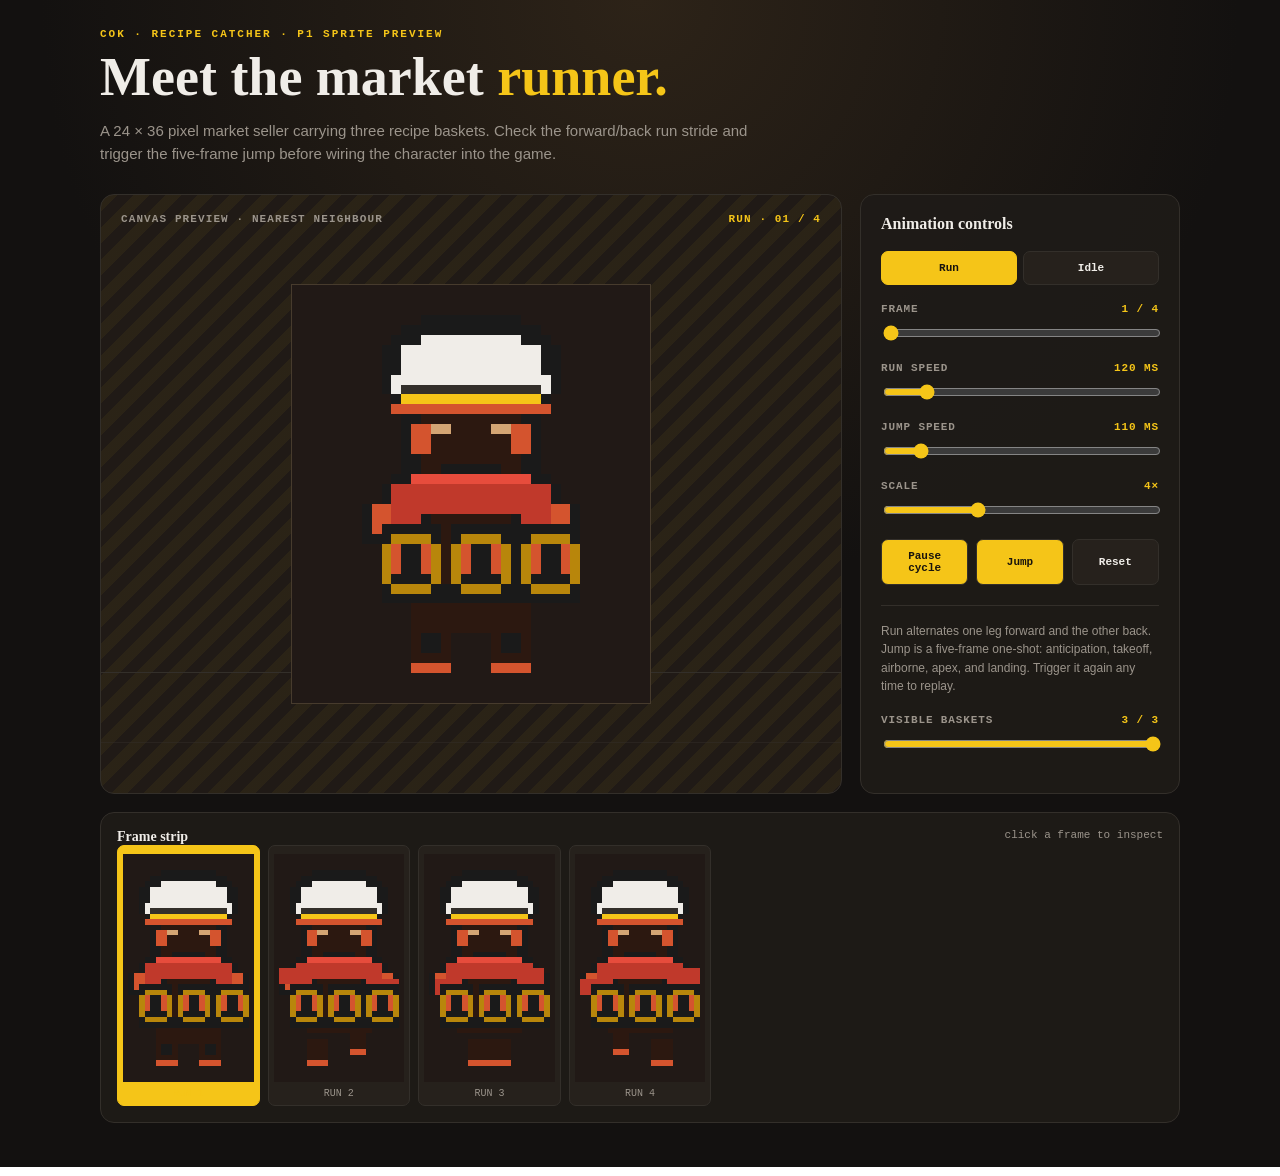
<file: youtube season 4 links/character-sprite.html>
<!doctype html>
<html lang="en">
<head>
<meta charset="utf-8"><meta name="viewport" content="width=device-width,initial-scale=1">
<title>Recipe Catcher — Character Sprite Lab</title>
<style>
:root{--bg:#131110;--surface:#1e1b18;--surface2:#26211c;--border:#332f2a;--gold:#f5c518;--text:#f0ede8;--muted:#9b948b;--mono:monospace}*{box-sizing:border-box}body{margin:0;padding:28px 18px 44px;background:radial-gradient(circle at 50% 0,#2d2318,#131110 45%);color:var(--text);font:15px Arial,sans-serif}main{width:min(1080px,100%);margin:auto}.eyebrow{color:var(--gold);font:700 11px var(--mono);letter-spacing:.18em;text-transform:uppercase}h1{font:700 clamp(30px,5vw,54px)/1 Georgia,serif;margin:10px 0 0}h1 em{color:var(--gold);font-style:normal}p{color:var(--muted);line-height:1.55;max-width:650px}.layout{display:grid;grid-template-columns:minmax(0,1fr) 320px;gap:18px;margin-top:28px}.stage,.panel,.strip{border:1px solid var(--border);background:#1e1b18e8;border-radius:14px}.stage{min-height:540px;display:grid;place-items:center;padding:28px;position:relative;background-color:#201a16;background-image:linear-gradient(135deg,#f5c5180d 25%,transparent 25%,transparent 50%,#f5c5180d 50%,#f5c5180d 75%,transparent 75%);background-size:32px 32px}.stage:after{content:"";position:absolute;inset:auto 0 20%;height:1px;background:var(--border);box-shadow:0 70px 0 #332f2a73}.stage canvas{width:min(72vw,360px);height:min(84vw,420px);image-rendering:pixelated;border:1px solid #473b2d;position:relative;z-index:1}.stage-label,.readout{position:absolute;top:18px;font:700 11px var(--mono);letter-spacing:.1em}.stage-label{left:20px;color:var(--muted)}.readout{right:20px;color:var(--gold)}.panel{padding:20px}.panel h2,.strip h2{font:700 16px Georgia,serif;margin:0 0 18px}.tabs{display:grid;grid-template-columns:repeat(2,1fr);gap:6px}button{border:1px solid var(--border);background:var(--surface2);color:var(--text);border-radius:7px;padding:10px 8px;font:700 11px var(--mono);cursor:pointer}button:hover,.active{border-color:var(--gold)}.active,.primary{background:var(--gold);color:#19140d}.control{margin:18px 0}.control-head{display:flex;justify-content:space-between;color:var(--muted);font:700 11px var(--mono);text-transform:uppercase;letter-spacing:.08em;margin-bottom:8px}.value{color:var(--gold)}input[type=range]{width:100%;accent-color:var(--gold)}.buttons{display:flex;gap:8px}.buttons button{flex:1}.note{font-size:12px;border-top:1px solid var(--border);padding-top:16px;margin-top:20px}.strip{margin-top:18px;padding:16px}.strip-head{display:flex;justify-content:space-between}.strip h2{font-size:14px;margin:0}.hint{font:11px var(--mono);color:var(--muted)}.frames{display:grid;grid-template-columns:repeat(7,1fr);gap:8px}.frame{padding:8px 5px 6px;text-align:center}.frame canvas{display:block;width:100%;aspect-ratio:4/7;image-rendering:pixelated;background:#211916}.frame span{display:block;color:var(--muted);font:10px var(--mono);margin-top:6px}.frame.active span{color:var(--gold)}@media(max-width:760px){body{padding:22px 12px 32px}.layout{grid-template-columns:1fr}.stage{min-height:430px}.panel{order:-1}.frames{grid-template-columns:repeat(4,1fr)}.frame:nth-child(n+5){display:none}}
</style></head>
<body><main>
<div class="eyebrow">COK · Recipe Catcher · P1 sprite preview</div><h1>Meet the market <em>runner.</em></h1><p>A 24 × 36 pixel market seller carrying three recipe baskets. Check the forward/back run stride and trigger the five-frame jump before wiring the character into the game.</p>
<section class="layout"><div class="stage"><span class="stage-label">CANVAS PREVIEW · NEAREST NEIGHBOUR</span><span class="readout" id="readout"></span><canvas id="main" width="144" height="168"></canvas></div>
<aside class="panel"><h2>Animation controls</h2><div class="tabs"><button class="tab active" data-set="run">Run</button><button class="tab" data-set="idle">Idle</button></div>
<div class="control"><div class="control-head"><span>Frame</span><span class="value" id="frameValue"></span></div><input id="frame" type="range" min="0" max="3" value="0"></div><div class="control"><div class="control-head"><span>Run speed</span><span class="value" id="speedValue">120 ms</span></div><input id="speed" type="range" min="60" max="500" step="10" value="120"></div><div class="control"><div class="control-head"><span>Jump speed</span><span class="value" id="jumpSpeedValue">110 ms</span></div><input id="jumpSpeed" type="range" min="60" max="500" step="10" value="110"></div><div class="control"><div class="control-head"><span>Scale</span><span class="value" id="scaleValue">4×</span></div><input id="scale" type="range" min="2" max="8" value="4"></div><div class="buttons"><button id="toggle" class="primary">Pause cycle</button><button id="jump" class="primary">Jump</button><button id="reset">Reset</button></div><p class="note">Run alternates one leg forward and the other back. Jump is a five-frame one-shot: anticipation, takeoff, airborne, apex, and landing. Trigger it again any time to replay.</p><div class="control"><div class="control-head"><span>Visible baskets</span><span class="value" id="basketValue">3 / 3</span></div><input id="baskets" type="range" min="0" max="3" value="3"></div></aside></section>
<section class="strip"><div class="strip-head"><h2>Frame strip</h2><span class="hint">click a frame to inspect</span></div><div class="frames" id="frames"></div></section>
</main>
<script>
const PALETTE=['transparent','#131110','#1e1b18','#332f2a','#f5c518','#d4542e','#2ecc54','#e74c3c','#f0ede8','#7a756e','#d4a574','#2c1810','#c0392b','#b8860b','#4a3525','#1a1a1a'];
// Front-facing 24×36 chef sprite, shaped after Player.png: chef hat, beard,
// red kurta, three gold baskets, white apron, and warm orange highlights.
function sprite(p){const a=Array.from({length:36},()=>Array(24).fill(0));const put=(x,y,w,h,c)=>{for(let j=0;j<h;j++)for(let i=0;i<w;i++)if(x+i>=0&&x+i<24&&y+j>=0&&y+j<36)a[y+j][x+i]=c};
 // Hat: black pixel outline, ivory crown, cool-gray shadow, saffron band.
 put(7,0,10,1,15);put(5,1,14,1,15);put(4,2,16,1,15);put(3,3,18,5,15);put(5,3,14,4,8);put(7,2,10,1,8);put(4,6,16,2,8);put(5,7,14,1,3);put(4,8,16,2,15);put(5,8,14,1,4);put(4,9,16,1,5);
 // Face and beard, with the reference's dark center and gold ear accents.
 put(5,10,14,7,15);put(7,10,10,6,11);put(6,11,2,3,5);put(16,11,2,3,5);put(8,11,2,1,10);put(14,11,2,1,10);put(8,13,8,3,11);put(9,15,6,2,15);
 // Red shoulders and kurta.
 put(4,16,16,1,15);put(3,17,18,5,15);put(4,17,16,4,12);put(6,16,12,1,7);put(1,19,3,4,15);put(2,19,2,3,5);put(20,19,3,4,15);put(20,19,2,3,5);put(7,20,10,8,15);put(8,20,8,7,11);
 // Rear-view trousers: two separated legs with bright orange shoes.
 put(5,28,14,1,15);put(6,29,12,3,11);put(6,31,4,4,11);put(14,31,4,4,11);put(7,32,2,2,15);put(15,32,2,2,15);put(6,35,4,1,5);put(14,35,4,1,5);
 // Run: one leg reaches forward while the other tucks back, then reverse.
 const clearLegs=()=>put(5,30,14,6,0);
 if(p===1){clearLegs();put(1,18,3,3,12);put(20,20,3,3,12);put(6,31,4,4,11);put(14,30,3,3,11);put(6,35,4,1,5);put(14,33,3,1,5)}
 if(p===2){clearLegs();put(2,20,3,3,12);put(19,18,3,3,12);put(8,31,4,4,11);put(12,31,4,4,11);put(8,35,4,1,5);put(12,35,4,1,5)}
 if(p===3){clearLegs();put(1,20,3,3,12);put(20,18,3,3,12);put(7,30,3,3,11);put(14,31,4,4,11);put(7,33,3,1,5);put(14,35,4,1,5)}
 // Jump: five lower-body poses. The whole sprite is lifted by draw() at the apex.
 if(p>=4&&p<=8){const clear=(x,y,w,h)=>put(x,y,w,h,0);put(2,8,4,2,12);put(18,8,4,2,12);put(5,6,2,4,12);put(17,6,2,4,12);clear(5,28,14,8);if(p===4){put(6,27,12,2,11);put(7,30,3,3,11);put(14,30,3,3,11);put(6,33,4,2,15);put(14,33,4,2,15);put(6,35,4,1,5);put(14,35,4,1,5)}if(p===5){put(6,27,12,2,11);put(7,30,3,4,11);put(14,30,3,4,11);put(6,34,4,1,5);put(14,34,4,1,5)}if(p===6){put(7,27,10,2,11);put(7,29,3,2,11);put(14,29,3,2,11);put(6,31,4,1,5);put(14,31,4,1,5)}if(p===7){put(6,27,12,2,11);put(6,29,4,2,11);put(14,29,4,2,11);put(7,31,3,1,5);put(14,31,3,1,5)}if(p===8){put(6,28,12,2,11);put(6,30,4,4,11);put(14,30,4,4,11);put(6,34,4,1,5);put(14,34,4,1,5)}} return a}
const sets={run:[0,1,2,3].map(sprite),idle:[sprite(0),sprite(2)],jump:[sprite(4),sprite(5),sprite(6),sprite(7),sprite(8)]},names={run:'RUN',idle:'IDLE',jump:'JUMP'};let mode='run',frame=0,playing=true,oneShot=false,last=performance.now(),elapsed=0,runSpeed=120,jumpSpeed=110,scale=4,baskets=3;
const main=document.querySelector('#main'),ctx=main.getContext('2d');ctx.imageSmoothingEnabled=false;
function draw(c,a,sc,lift=0){c.clearRect(0,0,c.canvas.width,c.canvas.height);c.fillStyle='#211916';c.fillRect(0,0,c.canvas.width,c.canvas.height);const ox=(c.canvas.width-24*sc)/2,oy=(c.canvas.height-36*sc)/2-lift*sc;a.forEach((r,y)=>r.forEach((v,x)=>{if(v){c.fillStyle=PALETTE[v];c.fillRect(ox+x*sc,oy+y*sc,sc,sc)}}));for(let i=0;i<baskets;i++){const x=ox+(3+i*7)*sc,y=oy+21*sc;c.fillStyle=PALETTE[15];c.fillRect(x,y,6*sc,8*sc);c.fillStyle=PALETTE[13];c.fillRect(x+sc,y+sc,4*sc,sc);c.fillRect(x,y+2*sc,sc,4*sc);c.fillRect(x+5*sc,y+2*sc,sc,4*sc);c.fillRect(x+sc,y+6*sc,4*sc,sc);c.fillStyle=PALETTE[5];c.fillRect(x+sc,y+2*sc,sc,3*sc);c.fillRect(x+4*sc,y+2*sc,sc,3*sc)}}
function jumpLift(){return mode==='jump'?[0,1,3,3,1][frame]||0:0}
function render(){const list=sets[mode];draw(ctx,list[frame],scale,jumpLift());document.querySelector('#readout').textContent=`${names[mode]} · ${String(frame+1).padStart(2,'0')} / ${list.length}`;document.querySelector('#frameValue').textContent=`${frame+1} / ${list.length}`;document.querySelector('#frame').max=list.length-1;document.querySelector('#frame').value=frame;document.querySelector('#speedValue').textContent=runSpeed+' ms';document.querySelector('#jumpSpeedValue').textContent=jumpSpeed+' ms';document.querySelector('#scaleValue').textContent=scale+'×';document.querySelector('#basketValue').textContent=baskets+' / 3';document.querySelector('#toggle').textContent=playing?(mode==='jump'?'Pause jump':'Pause cycle'):(mode==='jump'&&!oneShot?'Replay jump':'Play cycle');document.querySelectorAll('.frame').forEach((e,i)=>e.classList.toggle('active',i===frame))}
function strip(){const host=document.querySelector('#frames');host.innerHTML='';sets[mode].forEach((a,i)=>{const b=document.createElement('button');b.className='frame';b.innerHTML=`<canvas width="48" height="84"></canvas><span>${names[mode]} ${i+1}</span>`;b.onclick=()=>{frame=i;playing=false;oneShot=false;render()};host.append(b);draw(b.querySelector('canvas').getContext('2d'),a,2,mode==='jump'?[0,1,3,3,1][i]||0:0)})}
function choose(next){mode=next;frame=0;playing=true;oneShot=false;document.querySelectorAll('.tab').forEach(b=>b.classList.toggle('active',b.dataset.set===mode));strip();render()}
function startJump(){mode='jump';frame=0;playing=true;oneShot=true;elapsed=0;document.querySelectorAll('.tab').forEach(b=>b.classList.remove('active'));strip();render()}
document.querySelectorAll('.tab').forEach(b=>b.onclick=()=>choose(b.dataset.set));document.querySelector('#frame').oninput=e=>{frame=+e.target.value;playing=false;oneShot=false;render()};document.querySelector('#speed').oninput=e=>{runSpeed=+e.target.value;render()};document.querySelector('#jumpSpeed').oninput=e=>{jumpSpeed=+e.target.value;render()};document.querySelector('#scale').oninput=e=>{scale=+e.target.value;render()};document.querySelector('#baskets').oninput=e=>{baskets=+e.target.value;render()};document.querySelector('#jump').onclick=startJump;document.querySelector('#toggle').onclick=()=>{if(mode==='jump'&&!oneShot){startJump();return}playing=!playing;render()};document.querySelector('#reset').onclick=()=>{mode='run';runSpeed=120;jumpSpeed=110;scale=4;baskets=3;frame=0;playing=true;oneShot=false;document.querySelector('#speed').value=120;document.querySelector('#jumpSpeed').value=110;document.querySelector('#scale').value=4;document.querySelector('#baskets').value=3;document.querySelectorAll('.tab').forEach(b=>b.classList.toggle('active',b.dataset.set==='run'));strip();render()};
function tick(now){const dt=now-last;last=now;if(playing){elapsed+=dt;const interval=mode==='jump'?jumpSpeed:runSpeed;if(elapsed>=interval){if(oneShot&&frame===sets[mode].length-1){playing=false;oneShot=false}else{frame=oneShot?frame+1:(frame+1)%sets[mode].length}elapsed=0;render()}}requestAnimationFrame(tick)}strip();render();requestAnimationFrame(tick);
</script></body></html>
</file>
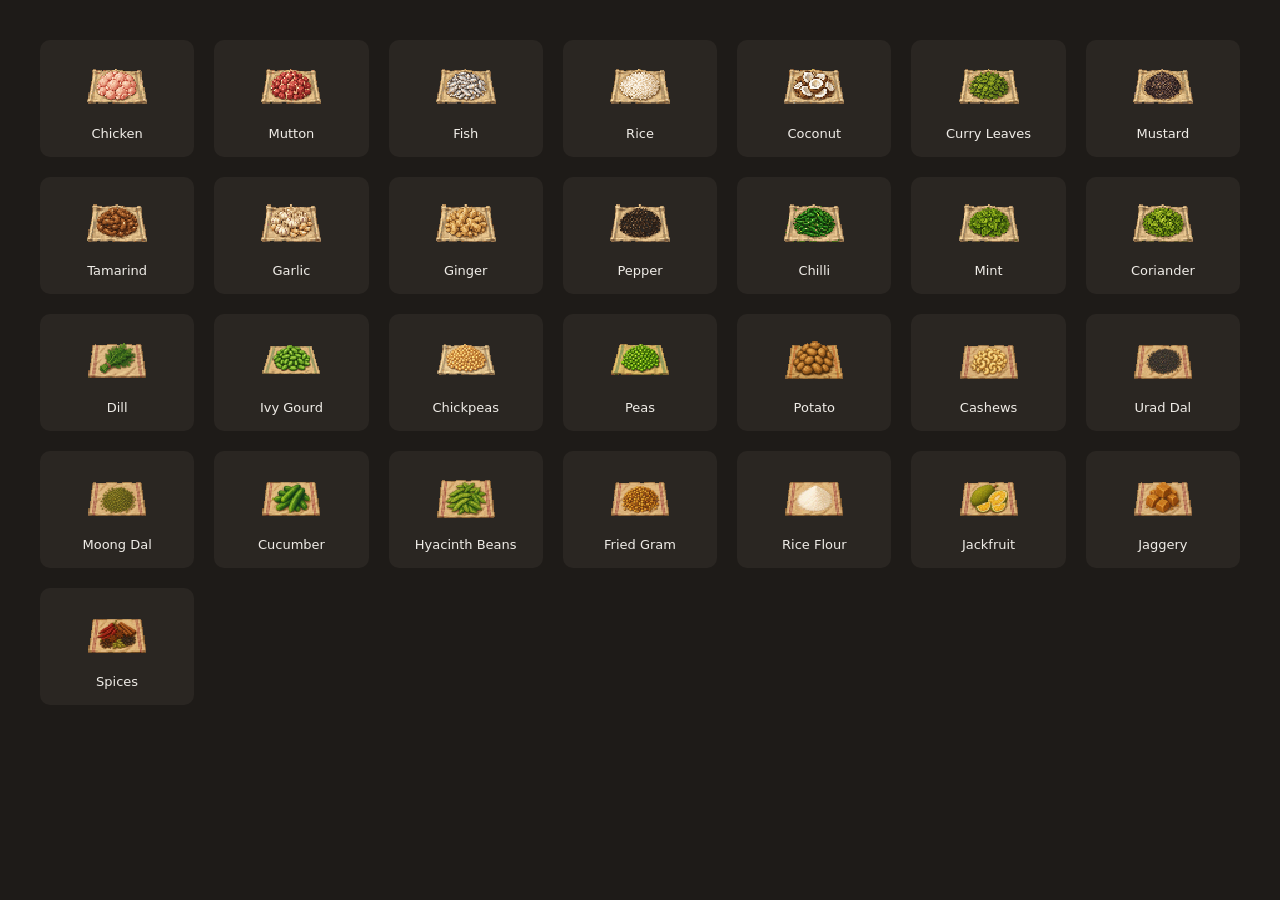
<file: youtube season 4 links/test_ingredients.html>
<!DOCTYPE html>
<html lang="en">
<head>
<meta charset="UTF-8">
<meta name="viewport" content="width=device-width,initial-scale=1">
<title>Ingredient SVGs</title>
<style>
* { margin:0; padding:0; box-sizing:border-box; }
body { background:#1E1B18; color:#F0EDE8; font-family:system-ui,sans-serif; padding:40px; }
.grid { display:grid; grid-template-columns:repeat(auto-fill,minmax(140px,1fr)); gap:20px; }
.card { background:#2A2622; border-radius:10px; padding:16px; text-align:center; display:flex; flex-direction:column; align-items:center; gap:10px; }
.card img { width:60px; height:60px; object-fit:contain; }
.card span { font-size:13px; }
</style>
</head>
<body>
<div class="grid" id="grid"></div>
<script>
const SVG_DIR = 'indian_market_assets_48x48_svg/';
const INGREDIENTS = [
  'Chicken','Mutton','Fish','Rice','Coconut','Curry Leaves','Mustard',
  'Tamarind','Garlic','Ginger','Pepper','Chilli','Mint','Coriander',
  'Dill','Ivy Gourd','Chickpeas','Peas','Potato','Cashews','Urad Dal',
  'Moong Dal','Cucumber','Hyacinth Beans','Fried Gram','Rice Flour',
  'Jackfruit','Jaggery','Spices'
];
const SVG_MAP = {
  'Chicken':'chicken','Mutton':'mutton','Fish':'fish','Rice':'rice',
  'Coconut':'coconut','Curry Leaves':'curry_leaves','Mustard':'mustard',
  'Tamarind':'tamarind','Garlic':'garlic','Ginger':'ginger',
  'Pepper':'pepper','Chilli':'chilli','Mint':'mint','Coriander':'coriander',
  'Dill':'dill','Ivy Gourd':'ivy_gourd','Chickpeas':'chickpeas',
  'Peas':'peas','Potato':'potato','Cashews':'cashews','Urad Dal':'urad_dal',
  'Moong Dal':'moong_dal','Cucumber':'cucumber',
  'Hyacinth Beans':'hyacinth_beans','Fried Gram':'fried_gram',
  'Rice Flour':'rice_flour','Jackfruit':'jackfruit','Jaggery':'jaggery',
  'Spices':'spices'
};
const grid = document.getElementById('grid');
for (const name of INGREDIENTS) {
  const file = SVG_MAP[name];
  const card = document.createElement('div');
  card.className = 'card';
  card.innerHTML = `<img src="${SVG_DIR}${file}.svg" alt="${name}" loading="lazy"><span>${name}</span>`;
  grid.appendChild(card);
}
</script>
</body>
</html>
</file>
